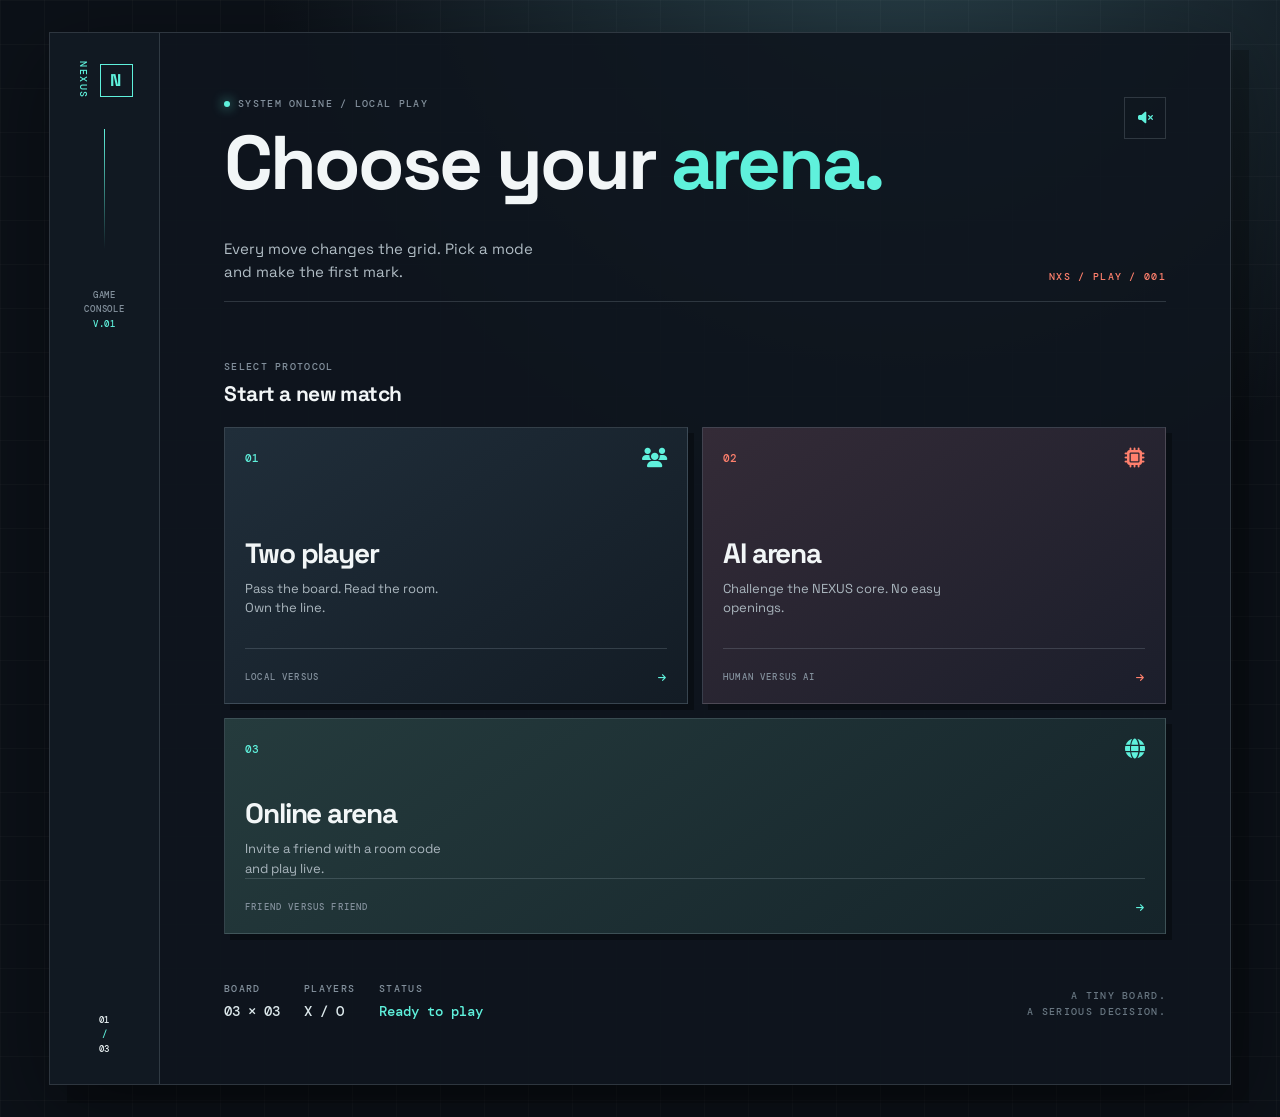
<file: index.html>
<!DOCTYPE html>
<html lang="en">
<head>
    <meta charset="UTF-8">
    <meta name="viewport" content="width=device-width, initial-scale=1.0">
    <title>NEXUS // Game Dashboard</title>
    <link rel="stylesheet" href="https://cdnjs.cloudflare.com/ajax/libs/font-awesome/6.5.1/css/all.min.css">
    <link rel="stylesheet" href="./assests/css/style.css">
    <link rel="stylesheet" href="./assests/css/loading-spiner.css">
    <link rel="stylesheet" href="./assests/css/confetti.css">
</head>
<body>
    <div class="loading-overlay" aria-label="Loading NEXUS dashboard">
        <div class="loading-spinner"></div>
        <h3>Booting NEXUS<span>...</span></h3>
    </div>
    
    <div id="confetti-container"></div>
    
    <main class="dashboard-shell">
        <aside class="dashboard-rail">
            <div class="brand-lockup"><span class="brand-symbol">N</span><span>NEXUS</span></div>
            <div class="rail-line"></div>
            <p class="rail-label">Game<br>console<br><span>v.01</span></p>
            <div class="rail-index">01<br><span>/</span><br>03</div>
        </aside>

        <section class="dashboard-content">
            <header class="dashboard-header">
                <div>
                    <p class="section-kicker"><span class="live-dot"></span> System online / local play</p>
                    <h1 class="welcome-title">Choose your <em>arena.</em></h1>
                </div>
                <button id="mute" type="button" aria-label="Turn sound on" title="Toggle sound">
                    <i class="fa fa-volume-mute" aria-hidden="true"></i>
                </button>
            </header>

            <div class="dashboard-intro">
                <p>Every move changes the grid. Pick a mode and make the first mark.</p>
                <span class="intro-code">NXS / PLAY / 001</span>
            </div>

            <section class="mode-section" aria-labelledby="mode-heading">
                <div class="section-heading"><p class="section-kicker">Select protocol</p><h2 id="mode-heading">Start a new match</h2></div>
                <div class="mode-grid">
                    <a class="mode-card mode-human" href="twoPlayer.html">
                        <div class="mode-card-top"><span class="mode-number">01</span><i class="fa-solid fa-users" aria-hidden="true"></i></div>
                        <div><h3>Two player</h3><p>Pass the board. Read the room. Own the line.</p></div>
                        <div class="mode-card-footer"><span>Local versus</span><i class="fa-solid fa-arrow-right" aria-hidden="true"></i></div>
                    </a>
                    <a class="mode-card mode-ai" href="AIPlayer.html">
                        <div class="mode-card-top"><span class="mode-number">02</span><i class="fa-solid fa-microchip" aria-hidden="true"></i></div>
                        <div><h3>AI arena</h3><p>Challenge the NEXUS core. No easy openings.</p></div>
                        <div class="mode-card-footer"><span>Human versus AI</span><i class="fa-solid fa-arrow-right" aria-hidden="true"></i></div>
                    </a>
                    <a class="mode-card mode-online" href="OnlinePlayer.html">
                        <div class="mode-card-top"><span class="mode-number">03</span><i class="fa-solid fa-globe" aria-hidden="true"></i></div>
                        <div><h3>Online arena</h3><p>Invite a friend with a room code and play live.</p></div>
                        <div class="mode-card-footer"><span>Friend versus friend</span><i class="fa-solid fa-arrow-right" aria-hidden="true"></i></div>
                    </a>
                </div>
            </section>

            <section class="dashboard-footer" aria-label="Game information">
                <div class="data-block"><span class="data-label">Board</span><strong>03 × 03</strong></div>
                <div class="data-block"><span class="data-label">Players</span><strong>X / O</strong></div>
                <div class="data-block"><span class="data-label">Status</span><strong class="status-ready">Ready to play</strong></div>
                <p class="footer-note">A tiny board.<br>A serious decision.</p>
            </section>
        </section>
    </main>

    <script src="./assests/js/confetti.js"></script>
    <script src="./assests/js/script.js" defer></script>
</body>
</html>
</file>
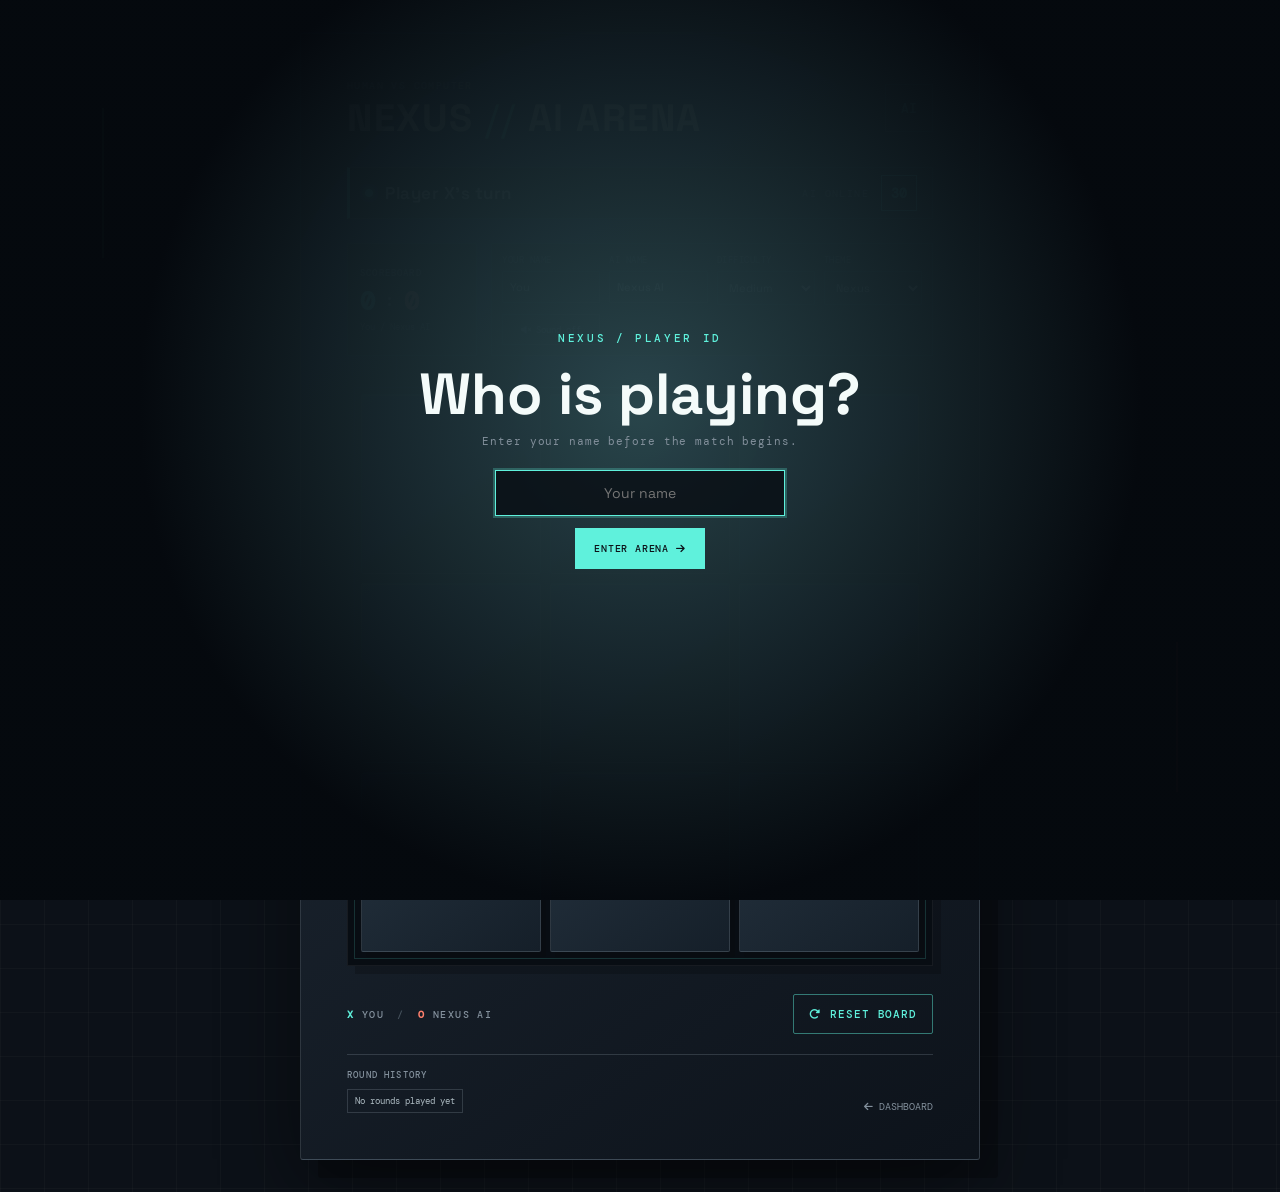
<file: AIPlayer.html>
<!DOCTYPE html>
<html lang="en">
<head>
	<meta charset="UTF-8">
	<meta name="viewport" content="width=device-width, initial-scale=1.0">
	<title>NEXUS // AI Arena</title>
	<link rel="stylesheet" href="https://cdnjs.cloudflare.com/ajax/libs/font-awesome/6.5.1/css/all.min.css">
	<link rel="stylesheet" href="./assests/css/style.css">
	<link rel="stylesheet" href="./assests/css/loading-spiner.css">
	<link rel="stylesheet" href="./assests/css/confetti.css">
	<link rel="stylesheet" href="./assests/css/game.css">
</head>
<body aria-busy="true">
	<div class="loading-overlay">
		<div class="loader-mark" aria-hidden="true"><span></span><span></span><span></span></div>
		<div><p class="loader-name">NEXUS</p><h3>Connecting to AI<span class="loading-dots">...</span></h3></div>
	</div>
	<div id="confetti-container"></div>
	<section class="full-result-screen" id="full-result-screen" aria-live="assertive" aria-hidden="true">
		<div class="result-scanline"></div>
		<span class="full-result-kicker">NEXUS / AI MATCH REPORT</span>
		<div class="full-result-mark">*</div>
		<h2 id="full-result-title">YOU WIN</h2>
		<p id="full-result-detail">Nexus core defeated</p>
		<div class="next-round-line"><span></span> NEXT ROUND INITIALIZING <span></span></div>
	</section>
	<section class="name-gate" id="name-gate" aria-modal="true" role="dialog">
		<span class="full-result-kicker">NEXUS / PLAYER ID</span>
		<h2>Who is playing?</h2>
		<p>Enter your name before the match begins.</p>
		<input id="start-name" maxlength="16" placeholder="Your name" autocomplete="name">
		<button id="start-match" type="button">Enter arena <i class="fa-solid fa-arrow-right" aria-hidden="true"></i></button>
	</section>

	<main class="game-box ai-mode">
		<header class="game-header">
			<div><p class="eyebrow">Human vs computer</p><h1>NEXUS <span>//</span> AI ARENA</h1></div>
			<div class="round-mark" aria-label="Artificial intelligence mode">AI</div>
		</header>
		<div class="game-status">
			<span class="status-dot" aria-hidden="true"></span>
			<div class="message"><p>Player X's turn</p></div>
			<span class="status-label">AI online</span>
			<span class="turn-timer" id="turn-timer" aria-label="Turn time remaining">30</span>
		</div>
		<section class="result-overlay" id="result-overlay" aria-live="assertive" aria-hidden="true">
			<span class="result-kicker">Round complete</span>
			<h2 id="result-title">YOU WIN</h2>
			<p id="result-detail">New round loading...</p>
		</section>
		<section class="match-tools" aria-label="Match controls">
			<div class="score-card"><span class="tool-label">Scoreboard</span><div class="score-row"><strong id="score-x">0</strong><span>:</span><strong id="score-o">0</strong></div><small><span id="score-name-x">You</span> / <span id="score-name-o">Nexus AI</span></small></div>
			<div class="settings-grid">
				<label>Your name<input id="player-x" type="text" maxlength="16" value="You"></label>
				<label>AI name<input id="player-o" type="text" maxlength="16" value="Nexus AI"></label>
				<label>Difficulty<select id="difficulty"><option value="easy">Easy</option><option value="medium" selected>Medium</option><option value="hard">Impossible</option></select></label>
				<label>Theme<select id="theme"><option value="nexus">Nexus</option><option value="ember">Ember</option><option value="ice">Ice</option></select></label>
				<button id="sound-toggle" class="tool-button" type="button" aria-pressed="false"><i class="fa-solid fa-volume-xmark" aria-hidden="true"></i> Sound off</button>
			</div>
		</section>
		<section class="board-shell" aria-label="Tic tac toe board">
			<div class="board-corner board-corner-top" aria-hidden="true"></div>
			<div class="tictactoe">
				<button class="cell" aria-label="Top left"></button><button class="cell" aria-label="Top center"></button><button class="cell" aria-label="Top right"></button>
				<button class="cell" aria-label="Middle left"></button><button class="cell" aria-label="Center"></button><button class="cell" aria-label="Middle right"></button>
				<button class="cell" aria-label="Bottom left"></button><button class="cell" aria-label="Bottom center"></button><button class="cell" aria-label="Bottom right"></button>
			</div>
			<div class="board-corner board-corner-bottom" aria-hidden="true"></div>
		</section>
		<footer class="game-footer">
			<p><span class="key-symbol">X</span> you <span class="footer-divider">/</span> <span class="key-symbol key-o">O</span> nexus AI</p>
			<button id="reset" type="button"><i class="fa-solid fa-rotate-right" aria-hidden="true"></i> Reset board</button>
		</footer>
		<section class="history-panel"><div><p class="tool-label">Round history</p><ul id="history"><li>No rounds played yet</li></ul></div><a class="back-link" href="index.html"><i class="fa-solid fa-arrow-left" aria-hidden="true"></i> Dashboard</a></section>
	</main>

	<script src="./assests/js/confetti.js"></script>
	<script src="./assests/js/ai-game.js"></script>
	<script>
		window.addEventListener('load', function () {
			window.setTimeout(function () {
				document.body.classList.add('loaded');
				document.body.setAttribute('aria-busy', 'false');
			}, 650);
		});
		new AIPlayer();
	</script>
</html>
</file>
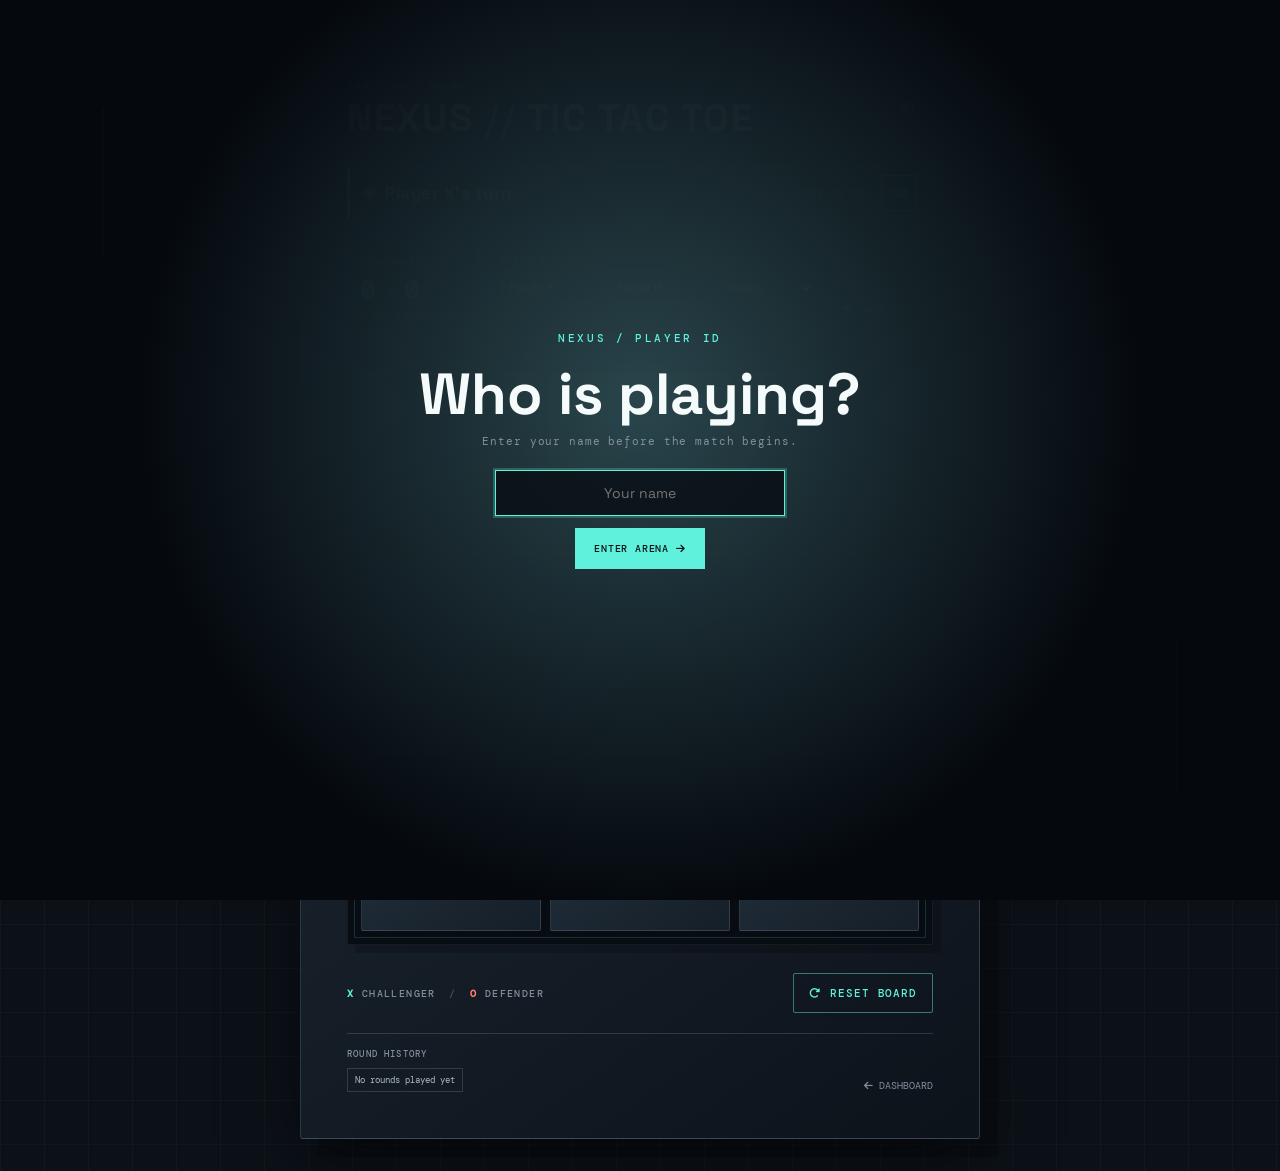
<file: twoPlayer.html>
<!DOCTYPE html>
<html lang="en">
<head>
    <meta charset="UTF-8">
    <meta name="viewport" content="width=device-width, initial-scale=1.0">
    <title>NEXUS // Tic Tac Toe</title>
    <link rel="stylesheet" href="https://cdnjs.cloudflare.com/ajax/libs/font-awesome/6.5.1/css/all.min.css">
    <link rel="stylesheet" href="./assests/css/style.css">
    <link rel="stylesheet" href="./assests/css/loading-spiner.css">
    <link rel="stylesheet" href="./assests/css/confetti.css">
    <link rel="stylesheet" href="./assests/css/game.css">
</head>
<body aria-busy="true">
    <div class="loading-overlay">
        <div class="loader-mark" aria-hidden="true"><span></span><span></span><span></span></div>
        <div>
            <p class="loader-name">NEXUS</p>
            <h3>Calibrating board<span class="loading-dots">...</span></h3>
        </div>
    </div>
    
    <div id="confetti-container"></div>
    <section class="full-result-screen" id="full-result-screen" aria-live="assertive" aria-hidden="true">
        <div class="result-scanline"></div>
        <span class="full-result-kicker">NEXUS / MATCH REPORT</span>
        <div class="full-result-mark">*</div>
        <h2 id="full-result-title">PLAYER X WINS</h2>
        <p id="full-result-detail">Victory confirmed</p>
        <div class="next-round-line"><span></span> NEXT ROUND INITIALIZING <span></span></div>
    </section>
    <section class="name-gate" id="name-gate" aria-modal="true" role="dialog">
        <span class="full-result-kicker">NEXUS / PLAYER ID</span>
        <h2>Who is playing?</h2>
        <p>Enter your name before the match begins.</p>
        <input id="start-name" maxlength="16" placeholder="Your name" autocomplete="name">
        <button id="start-match" type="button">Enter arena <i class="fa-solid fa-arrow-right" aria-hidden="true"></i></button>
    </section>

    <main class="game-box">
        <header class="game-header">
            <div>
                <p class="eyebrow">Two player arena</p>
                <h1>NEXUS <span>//</span> TIC TAC TOE</h1>
            </div>
            <div class="round-mark" aria-label="Round one">01</div>
        </header>

        <div class="game-status">
            <span class="status-dot" aria-hidden="true"></span>
            <div class="message">
                <p>Player X's turn</p>
            </div>
            <span class="status-label">Live match</span>
            <span class="turn-timer" id="turn-timer" aria-label="Turn time remaining">30</span>
        </div>
        <section class="result-overlay" id="result-overlay" aria-live="assertive" aria-hidden="true">
            <span class="result-kicker">Round complete</span>
            <h2 id="result-title">PLAYER X WINS</h2>
            <p id="result-detail">New round loading...</p>
        </section>

        <section class="match-tools" aria-label="Match controls">
            <div class="score-card"><span class="tool-label">Scoreboard</span><div class="score-row"><strong id="score-x">0</strong><span>:</span><strong id="score-o">0</strong></div><small><span id="score-name-x">Player X</span> / <span id="score-name-o">Player O</span></small></div>
            <div class="settings-grid">
                <label>Player X<input id="player-x" type="text" maxlength="16" value="Player X"></label>
                <label>Player O<input id="player-o" type="text" maxlength="16" value="Player O"></label>
                <label>Theme<select id="theme"><option value="nexus">Nexus</option><option value="ember">Ember</option><option value="ice">Ice</option></select></label>
                <button id="sound-toggle" class="tool-button" type="button" aria-pressed="false"><i class="fa-solid fa-volume-xmark" aria-hidden="true"></i> Sound off</button>
            </div>
        </section>

        <section class="board-shell" aria-label="Tic tac toe board">
            <div class="board-corner board-corner-top" aria-hidden="true"></div>
            <div class="tictactoe">
                <button class="cell" aria-label="Top left"></button>
                <button class="cell" aria-label="Top center"></button>
                <button class="cell" aria-label="Top right"></button>
                <button class="cell" aria-label="Middle left"></button>
                <button class="cell" aria-label="Center"></button>
                <button class="cell" aria-label="Middle right"></button>
                <button class="cell" aria-label="Bottom left"></button>
                <button class="cell" aria-label="Bottom center"></button>
                <button class="cell" aria-label="Bottom right"></button>
            </div>
            <div class="board-corner board-corner-bottom" aria-hidden="true"></div>
        </section>

        <footer class="game-footer">
            <p><span class="key-symbol">X</span> challenger <span class="footer-divider">/</span> <span class="key-symbol key-o">O</span> defender</p>
            <button id="reset" type="button"><i class="fa-solid fa-rotate-right" aria-hidden="true"></i> Reset board</button>
        </footer>
        <section class="history-panel"><div><p class="tool-label">Round history</p><ul id="history"><li>No rounds played yet</li></ul></div><a class="back-link" href="index.html"><i class="fa-solid fa-arrow-left" aria-hidden="true"></i> Dashboard</a></section>
    </main>
    
</body>
<script src="./assests/js/confetti.js"></script>
<script src="./assests/js/game.js"></script>
<script>
        window.addEventListener("load", function () {
            window.setTimeout(function () {
                document.body.classList.add("loaded");
                document.body.setAttribute("aria-busy", "false");
            }, 650);
        });
        new TwoPlayer();
    </script>
</html>
</file>
<file: assests/css/style.css>
@import url('https://fonts.googleapis.com/css2?family=DM+Mono:wght@400;500&family=Space+Grotesk:wght@400;500;600;700&display=swap');

body {
    --ink: #0c1118;
    --panel: #151d27;
    --line: rgba(202, 218, 230, .17);
    --muted: #83909c;
    --cyan: #5ff1dc;
    --coral: #ff806d;
    min-height: 100vh;
    margin: 0;
    box-sizing: border-box;
    overflow-x: hidden;
    color: #f2f6f7;
    background: var(--ink);
    background-image: linear-gradient(rgba(255,255,255,.025) 1px, transparent 1px), linear-gradient(90deg, rgba(255,255,255,.025) 1px, transparent 1px), radial-gradient(circle at 70% -10%, #29414a 0, transparent 42%);
    background-size: 44px 44px, 44px 44px, auto;
    font-family: 'Space Grotesk', sans-serif;
}

body.loaded .loading-overlay {
    display: none;
}

.dashboard-shell { display: grid; grid-template-columns: 110px minmax(0, 1fr); width: min(1180px, calc(100% - 64px)); min-height: min(760px, calc(100vh - 64px)); margin: 32px auto; border: 1px solid var(--line); background: rgba(15, 22, 30, .9); box-shadow: 18px 18px 0 rgba(0,0,0,.22), 0 25px 80px rgba(0,0,0,.4); animation: dashboard-in .7s cubic-bezier(.2,.8,.2,1) both; }
@keyframes dashboard-in { from { opacity: 0; transform: translateY(20px) perspective(900px) rotateX(4deg); } to { opacity: 1; transform: translateY(0) perspective(900px) rotateX(0); } }
.dashboard-rail { display: flex; flex-direction: column; align-items: center; padding: 28px 15px; border-right: 1px solid var(--line); background: #111922; }
.brand-lockup { display: flex; flex-direction: column; align-items: center; gap: 10px; color: var(--cyan); font: 500 10px 'DM Mono', monospace; letter-spacing: .16em; writing-mode: vertical-rl; }
.brand-symbol { display: grid; width: 31px; height: 31px; place-items: center; border: 1px solid var(--cyan); color: var(--cyan); font: 700 17px 'Space Grotesk', sans-serif; writing-mode: horizontal-tb; }
.rail-line { width: 1px; height: 120px; margin: 30px 0; background: linear-gradient(var(--cyan), transparent); }
.rail-label, .rail-index { color: var(--muted); font: 500 9px 'DM Mono', monospace; letter-spacing: .1em; line-height: 1.6; text-align: center; text-transform: uppercase; }
.rail-label span, .rail-index span { color: var(--cyan); }
.rail-index { margin-top: auto; color: #e8f0f2; }
.dashboard-content { display: flex; flex-direction: column; padding: clamp(26px, 5vw, 68px); }
.dashboard-header, .dashboard-intro, .dashboard-footer { display: flex; align-items: flex-start; justify-content: space-between; gap: 24px; }
.section-kicker, .intro-code, .data-label, .mode-card-footer, .footer-note { margin: 0; color: var(--muted); font: 500 10px 'DM Mono', monospace; letter-spacing: .13em; text-transform: uppercase; }
.section-kicker { display: flex; align-items: center; gap: 8px; }
.live-dot { width: 6px; height: 6px; border-radius: 50%; background: var(--cyan); box-shadow: 0 0 12px var(--cyan); }
.welcome-title { margin: 18px 0 0; color: #f2f6f7; font-size: clamp(38px, 6vw, 76px); line-height: .93; letter-spacing: -.04em; }
.welcome-title em { color: var(--cyan); font-style: normal; }
#mute { display: grid; width: 42px; height: 42px; flex: 0 0 auto; place-items: center; border: 1px solid var(--line); color: var(--cyan); background: transparent; cursor: pointer; transition: background .2s, color .2s; }
#mute:hover, #mute:focus-visible { color: var(--ink); background: var(--cyan); outline: none; }
.dashboard-intro { align-items: flex-end; margin: 38px 0 58px; padding-bottom: 18px; border-bottom: 1px solid var(--line); }
.dashboard-intro > p { max-width: 340px; margin: 0; color: #b1bdc5; font-size: 15px; line-height: 1.55; }
.intro-code { color: var(--coral); }
.section-heading { margin-bottom: 20px; }
.section-heading h2 { margin: 7px 0 0; color: #f2f6f7; font-size: 21px; letter-spacing: -.02em; }
.mode-grid { display: grid; grid-template-columns: repeat(2, minmax(0, 1fr)); gap: 14px; }
.mode-card { display: flex; min-height: 235px; flex-direction: column; justify-content: space-between; padding: 20px; border: 1px solid var(--line); color: #f2f6f7; text-decoration: none; background: linear-gradient(145deg, #202e3a, #131c25); box-shadow: 6px 6px 0 #090e14; transition: transform .2s, border-color .2s, box-shadow .2s; }
.mode-card:hover, .mode-card:focus-visible { transform: translate(-4px, -4px); outline: none; box-shadow: 10px 10px 0 #090e14, 0 0 32px rgba(95,241,220,.11); }
.mode-ai { background: linear-gradient(145deg, #342b37, #1b1e2b); }
.mode-human:hover, .mode-human:focus-visible { border-color: var(--cyan); }
.mode-ai:hover, .mode-ai:focus-visible { border-color: var(--coral); }
.mode-online { grid-column: 1 / -1; min-height: 150px; background: linear-gradient(145deg, #253b3d, #15242a); }
.mode-online:hover, .mode-online:focus-visible { border-color: var(--cyan); }
.mode-card-top, .mode-card-footer { display: flex; align-items: center; justify-content: space-between; }
.mode-card-top { color: var(--cyan); font-size: 20px; }
.mode-ai .mode-card-top { color: var(--coral); }
.mode-number { font: 500 11px 'DM Mono', monospace; }
.mode-card h3 { margin: 36px 0 8px; font-size: 28px; letter-spacing: -.04em; }
.mode-card p { max-width: 220px; margin: 0; color: #aab6be; font-size: 13px; line-height: 1.5; }
.mode-card-footer { padding-top: 22px; border-top: 1px solid var(--line); font-size: 9px; }
.mode-card-footer i { color: var(--cyan); }
.mode-ai .mode-card-footer i { color: var(--coral); }
.dashboard-footer { align-items: flex-end; margin-top: auto; padding-top: 48px; }
.data-block { display: flex; flex-direction: column; gap: 7px; }
.data-block strong { color: #dce8eb; font: 500 14px 'DM Mono', monospace; }
.status-ready { color: var(--cyan) !important; }
.footer-note { margin-left: auto; color: #687681; line-height: 1.6; text-align: right; }

@media (max-width: 700px) { .dashboard-shell { grid-template-columns: 1fr; width: calc(100% - 24px); min-height: calc(100vh - 24px); margin: 12px auto; } .dashboard-rail { display: none; } .dashboard-content { padding: 28px 22px; } .dashboard-intro { margin: 32px 0 40px; } .dashboard-footer { gap: 14px; flex-wrap: wrap; } }
@media (max-width: 480px) { .dashboard-header { align-items: flex-start; } .welcome-title { font-size: clamp(38px, 13vw, 58px); } .dashboard-intro { align-items: flex-start; flex-direction: column; } .intro-code { margin-top: 2px; } .mode-grid { grid-template-columns: 1fr; } .mode-card { min-height: 190px; } .mode-card h3 { margin-top: 28px; } .footer-note { width: 100%; margin: 14px 0 0; text-align: left; } }
@media (prefers-reduced-motion: reduce) { *, *::before, *::after { animation-duration: .01ms !important; transition-duration: .01ms !important; } }
</file>
<file: assests/css/loading-spiner.css>
.loading-overlay {
    position: fixed;
    top: 0;
    left: 0;
    width: 100%;
    height: 100%;
    background: rgba(255, 255, 255, 0.8);
    display: flex;
    gap: 10px;
    justify-content: center;
    align-items: center;
    z-index: 9999;
}

.loading-spinner {
    border: 8px solid #f3f3f3;
    border-top: 8px solid #3498db;
    border-radius: 50%;
    width: 50px;
    height: 50px;
    animation: spin 1s linear infinite;
}

@keyframes spin {
    0% {
        transform: rotate(0deg);
    }

    100% {
        transform: rotate(360deg);
    }
}
</file>
<file: assests/css/confetti.css>
.confetti{
    top: 0;
    position: absolute;
    width: 10px;
    height: 10px;
    animation: confettiAnimation 3s linear infinite;
}

@keyframes confettiAnimation {
    0% {
        transform: translateY(-5vh) rotate(0deg) rotateY(0deg);
    }

    100% {
        transform: translateY(100vh) rotate(360deg) rotateY(720deg);
    }
}
</file>
<file: assests/css/game.css>
@import url('https://fonts.googleapis.com/css2?family=DM+Mono:wght@400;500&family=Space+Grotesk:wght@400;500;600;700&display=swap');

:root {
    --ink: #0c1118;
    --panel: #151d27;
    --panel-light: #1d2834;
    --line: rgba(202, 218, 230, .18);
    --muted: #82909d;
    --cyan: #5ff1dc;
    --coral: #ff806d;
    --gold: #e6c66a;
}

body {
    min-height: 100vh;
    height: auto;
    overflow-x: hidden;
    overflow-y: auto;
    padding: 32px 20px;
    box-sizing: border-box;
    color: #f2f6f7;
    background: #0c1118;
    background-image: linear-gradient(rgba(255,255,255,.025) 1px, transparent 1px), linear-gradient(90deg, rgba(255,255,255,.025) 1px, transparent 1px), radial-gradient(circle at 50% -20%, #29414a 0, transparent 46%);
    background-size: 44px 44px, 44px 44px, auto;
    font-family: 'Space Grotesk', sans-serif;
}

body::before,
body::after {
    position: fixed;
    z-index: -1;
    width: 2px;
    height: 150px;
    content: '';
    background: var(--cyan);
    opacity: .8;
}

body::before { top: 12%; left: 8%; }
body::after { right: 8%; bottom: 12%; background: var(--coral); }

.loading-overlay { display: flex; gap: 18px; color: #f2f6f7; background: #0c1118; }
body.loaded .loading-overlay { display: none; }
.full-result-screen { position: fixed; z-index: 20; inset: 0; display: grid; overflow: hidden; place-content: center; justify-items: center; padding: 30px; box-sizing: border-box; color: #f4fbfa; background: radial-gradient(circle at 50% 44%, rgba(42, 70, 76, .92), rgba(5, 9, 14, .98) 58%), #080d13; opacity: 0; pointer-events: none; transform: scale(1.08); transition: opacity .45s ease, transform .6s cubic-bezier(.2,.8,.2,1); }
.full-result-screen::before, .full-result-screen::after { position: absolute; inset: 9%; border: 1px solid rgba(95,241,220,.14); content: ''; transform: perspective(500px) rotateX(58deg) scale(1.5); }
.full-result-screen::after { inset: 0; border: 0; background: linear-gradient(90deg, transparent 49.8%, rgba(95,241,220,.08) 50%, transparent 50.2%), linear-gradient(transparent 49.8%, rgba(95,241,220,.08) 50%, transparent 50.2%); background-size: 90px 90px; transform: perspective(700px) rotateX(60deg) translateY(31%); animation: result-grid 3s linear infinite; }
.full-result-screen.is-visible { opacity: 1; pointer-events: auto; transform: scale(1); }
.name-gate { position: fixed; z-index: 30; inset: 0; display: grid; place-content: center; justify-items: center; gap: 12px; padding: 28px; box-sizing: border-box; color: #f4fbfa; background: radial-gradient(circle at 50% 45%, rgba(42,70,76,.98), rgba(5,9,14,.99) 62%); text-align: center; }
.name-gate h2 { margin: 10px 0 0; font-size: clamp(30px, 7vw, 58px); line-height: .95; }
.name-gate p { margin: 0 0 10px; color: var(--muted); font: 11px 'DM Mono', monospace; letter-spacing: .08em; }
.name-gate input { width: min(290px, 80vw); box-sizing: border-box; border: 1px solid var(--cyan); padding: 13px; color: #f4fbfa; background: rgba(8,13,19,.8); font: 14px 'Space Grotesk', sans-serif; text-align: center; }
.name-gate input:focus { outline: 2px solid rgba(95,241,220,.25); }
.name-gate button { border: 1px solid var(--cyan); padding: 13px 18px; color: var(--ink); background: var(--cyan); font: 500 10px 'DM Mono', monospace; letter-spacing: .08em; text-transform: uppercase; cursor: pointer; }
.name-gate button:hover { box-shadow: 0 0 24px rgba(95,241,220,.35); transform: translateY(-2px); }
.name-gate.is-hidden { opacity: 0; pointer-events: none; transition: opacity .35s ease; }
.result-scanline { position: absolute; top: -10%; width: 100%; height: 2px; background: var(--cyan); box-shadow: 0 0 24px 5px var(--cyan); opacity: .5; animation: result-scan 2.4s linear infinite; }
.full-result-kicker { position: relative; z-index: 1; color: var(--cyan); font: 500 11px 'DM Mono', monospace; letter-spacing: .24em; }
.full-result-mark { position: relative; z-index: 1; display: grid; width: 74px; height: 74px; margin: 28px 0 25px; border: 1px solid var(--cyan); place-items: center; color: var(--cyan); font-size: 28px; box-shadow: 0 0 32px rgba(95,241,220,.3), inset 0 0 18px rgba(95,241,220,.12); animation: result-mark 1.5s ease-in-out infinite alternate; }
.full-result-screen h2 { position: relative; z-index: 1; margin: 0; max-width: 90vw; color: #f4fbfa; font-size: clamp(42px, 10vw, 110px); line-height: .9; letter-spacing: .04em; text-align: center; text-shadow: 0 0 35px rgba(95,241,220,.4); }
.full-result-screen p { position: relative; z-index: 1; margin: 20px 0 40px; color: var(--muted); font: 12px 'DM Mono', monospace; letter-spacing: .16em; text-transform: uppercase; }
.next-round-line { position: relative; z-index: 1; display: flex; align-items: center; gap: 12px; color: var(--muted); font: 9px 'DM Mono', monospace; letter-spacing: .16em; }
.next-round-line span { display: block; width: 42px; height: 1px; background: var(--cyan); }
.full-result-screen.loss-state .full-result-mark, .full-result-screen.loss-state .next-round-line span { border-color: var(--coral); background: var(--coral); color: var(--coral); }
.full-result-screen.loss-state h2 { text-shadow: 0 0 35px rgba(255,128,109,.45); }
.full-result-screen.loss-state .full-result-kicker { color: var(--coral); }
.full-result-screen.draw-state .full-result-mark, .full-result-screen.draw-state .next-round-line span { border-color: var(--gold); background: var(--gold); color: var(--gold); }
.full-result-screen.draw-state h2 { text-shadow: 0 0 35px rgba(230,198,106,.4); }
.full-result-screen.draw-state .full-result-kicker { color: var(--gold); }
@keyframes result-grid { to { transform: perspective(700px) rotateX(60deg) translateY(38%); } }
@keyframes result-scan { to { top: 110%; } }
@keyframes result-mark { to { transform: rotate(45deg) scale(1.08); } }
.loader-mark { display: flex; gap: 5px; align-items: flex-end; height: 30px; }
.loader-mark span { display: block; width: 5px; height: 12px; background: var(--cyan); animation: loader-bars .75s ease-in-out infinite alternate; }
.loader-mark span:nth-child(2) { height: 24px; animation-delay: .16s; background: var(--coral); }
.loader-mark span:nth-child(3) { animation-delay: .32s; }
.loader-name { margin: 0 0 4px; color: var(--cyan); font: 500 11px 'DM Mono', monospace; letter-spacing: .18em; }
.loading-overlay h3 { margin: 0; font: 500 13px 'DM Mono', monospace; letter-spacing: .08em; text-transform: uppercase; }
.loading-dots { display: inline-block; width: 22px; overflow: hidden; animation: loading-dots 1.1s steps(4, end) infinite; }
@keyframes loader-bars { to { transform: translateY(-16px); opacity: .45; } }
@keyframes loading-dots { 0%, 25% { width: 0; } 50% { width: 8px; } 75%, 100% { width: 16px; } }

.game-box {
    position: relative;
    width: min(100%, 680px);
    box-sizing: border-box;
    margin: auto;
    padding: clamp(22px, 5vw, 46px);
    border: 1px solid var(--line);
    border-radius: 3px;
    background: linear-gradient(145deg, rgba(36, 48, 61, .97), rgba(13, 19, 27, .98));
    box-shadow: 18px 18px 0 rgba(0, 0, 0, .25), 0 25px 80px rgba(0, 0, 0, .45), inset 0 1px rgba(255,255,255,.09);
    animation: game-arrival .7s cubic-bezier(.2,.8,.2,1) both;
}

@keyframes game-arrival { from { opacity: 0; transform: perspective(900px) rotateX(8deg) translateY(24px) scale(.97); } to { opacity: 1; transform: perspective(900px) rotateX(0) translateY(0) scale(1); } }

.game-header, .game-status, .game-footer { display: flex; align-items: center; justify-content: space-between; }
.game-header { gap: 20px; margin-bottom: 30px; }
.eyebrow, .status-label, .game-footer p { margin: 0; color: var(--muted); font: 500 10px 'DM Mono', monospace; letter-spacing: .14em; text-transform: uppercase; }
h1 { margin: 7px 0 0; font-size: clamp(22px, 5vw, 38px); line-height: 1; letter-spacing: .04em; }
h1 span { color: var(--cyan); font-weight: 400; }
.round-mark { display: grid; width: 46px; height: 46px; place-items: center; border: 1px solid var(--line); color: var(--cyan); font: 500 13px 'DM Mono', monospace; }

.game-status { gap: 12px; min-height: 50px; margin-bottom: 24px; padding: 0 15px; border: 1px solid var(--line); border-left: 3px solid var(--cyan); background: rgba(8, 13, 19, .45); }
.status-dot { width: 8px; height: 8px; flex: 0 0 auto; border-radius: 50%; background: var(--cyan); box-shadow: 0 0 14px var(--cyan); }
.message { flex: 1; }
.message p { margin: 0; font-size: clamp(14px, 3vw, 17px); font-weight: 600; letter-spacing: .03em; }
.turn-timer { display: grid; width: 34px; height: 34px; flex: 0 0 auto; border: 1px solid var(--cyan); place-items: center; color: var(--cyan); font: 600 13px 'DM Mono', monospace; transition: color .2s, border-color .2s, box-shadow .2s; }
.turn-timer.warning { border-color: var(--coral); color: var(--coral); box-shadow: 0 0 14px rgba(255,128,109,.35); animation: timer-warning .6s ease-in-out infinite alternate; }
@keyframes timer-warning { to { transform: scale(1.08); } }

.result-overlay { position: absolute; z-index: 5; top: 50%; left: 50%; display: grid; width: min(82%, 390px); box-sizing: border-box; padding: 25px 20px 27px; border: 1px solid var(--cyan); place-items: center; text-align: center; opacity: 0; pointer-events: none; transform: translate(-50%, -42%) perspective(700px) rotateX(15deg) scale(.82); background: linear-gradient(145deg, rgba(35, 53, 63, .98), rgba(9, 15, 22, .98)); box-shadow: 10px 10px 0 #05090d, 0 0 45px rgba(95,241,220,.2), inset 0 1px rgba(255,255,255,.16); transition: opacity .3s ease, transform .45s cubic-bezier(.2,1.3,.4,1); }
.result-overlay::before, .result-overlay::after { position: absolute; width: 13px; height: 13px; border-color: var(--cyan); content: ''; }
.result-overlay::before { top: -1px; left: -1px; border-top: 3px solid; border-left: 3px solid; }
.result-overlay::after { right: -1px; bottom: -1px; border-right: 3px solid; border-bottom: 3px solid; }
.result-overlay.is-visible { opacity: 1; transform: translate(-50%, -50%) perspective(700px) rotateX(0) scale(1); }
.result-kicker { color: var(--cyan); font: 500 10px 'DM Mono', monospace; letter-spacing: .2em; text-transform: uppercase; }
.result-overlay h2 { margin: 10px 0 7px; color: #f4fbfa; font-size: clamp(25px, 6vw, 42px); line-height: 1; letter-spacing: .04em; text-shadow: 0 0 22px rgba(95,241,220,.4); }
.result-overlay p { margin: 0; color: var(--muted); font: 10px 'DM Mono', monospace; letter-spacing: .08em; text-transform: uppercase; }
.game-won .result-overlay { border-color: var(--coral); box-shadow: 10px 10px 0 #05090d, 0 0 45px rgba(255,128,109,.23), inset 0 1px rgba(255,255,255,.16); }
.game-won .result-overlay::before, .game-won .result-overlay::after { border-color: var(--coral); }
.game-won .result-kicker { color: var(--coral); }
.game-won .result-overlay h2 { text-shadow: 0 0 22px rgba(255,128,109,.45); }
.game-draw .result-overlay { border-color: var(--gold); }
.game-draw .result-overlay::before, .game-draw .result-overlay::after, .game-draw .result-kicker { border-color: var(--gold); color: var(--gold); }
.game-draw .result-overlay h2 { text-shadow: 0 0 22px rgba(230,198,106,.4); }

.match-tools { display: grid; grid-template-columns: 130px 1fr; gap: 14px; margin-bottom: 24px; }
.score-card, .settings-grid { border: 1px solid var(--line); background: rgba(8, 13, 19, .42); }
.score-card { display: flex; flex-direction: column; justify-content: center; padding: 12px; }
.tool-label { margin: 0; color: var(--muted); font: 500 9px 'DM Mono', monospace; letter-spacing: .13em; text-transform: uppercase; }
.score-row { display: flex; align-items: center; gap: 10px; margin: 6px 0 3px; color: var(--muted); font: 500 15px 'DM Mono', monospace; }
.score-row strong { color: var(--cyan); font-size: 25px; }
.score-row strong:last-of-type { color: var(--coral); }
.score-card small { overflow: hidden; color: var(--muted); font: 9px 'DM Mono', monospace; text-overflow: ellipsis; white-space: nowrap; }
.settings-grid { display: grid; grid-template-columns: repeat(4, minmax(0, 1fr)); gap: 9px; padding: 10px; }
.settings-grid label { display: flex; min-width: 0; flex-direction: column; gap: 5px; color: var(--muted); font: 9px 'DM Mono', monospace; letter-spacing: .06em; text-transform: uppercase; }
.settings-grid input, .settings-grid select { width: 100%; box-sizing: border-box; border: 1px solid var(--line); border-radius: 1px; padding: 8px 7px; color: #edf6f5; background: #111a23; font: 11px 'Space Grotesk', sans-serif; }
.settings-grid input:focus, .settings-grid select:focus { border-color: var(--cyan); outline: none; }
.tool-button { align-self: end; min-height: 31px; border: 1px solid var(--line); color: var(--muted); background: transparent; font: 9px 'DM Mono', monospace; cursor: pointer; }
.tool-button[aria-pressed="true"] { border-color: var(--cyan); color: var(--cyan); }
.history-panel { display: flex; align-items: flex-end; justify-content: space-between; gap: 20px; margin-top: 20px; padding-top: 14px; border-top: 1px solid var(--line); }
.online-connect { display: grid; grid-template-columns: 1fr auto 1fr; gap: 9px; margin-bottom: 14px; }
.online-connect label { display: flex; flex-direction: column; gap: 5px; color: var(--muted); font: 9px 'DM Mono', monospace; letter-spacing: .06em; text-transform: uppercase; }
.online-connect input { box-sizing: border-box; min-width: 0; border: 1px solid var(--line); padding: 10px 9px; color: #edf6f5; background: #111a23; font: 11px 'Space Grotesk', sans-serif; }
.online-connect input:focus { border-color: var(--cyan); outline: none; }
.online-action { align-self: end; min-height: 35px; border: 1px solid var(--cyan); color: var(--cyan); background: transparent; font: 500 10px 'DM Mono', monospace; letter-spacing: .06em; text-transform: uppercase; cursor: pointer; }
.online-action:hover, .online-action:focus-visible { color: var(--ink); background: var(--cyan); outline: none; }
.room-join { display: grid; grid-template-columns: 1fr auto; gap: 6px; align-self: end; }
.room-display { display: flex; align-items: center; gap: 12px; margin-bottom: 14px; padding: 9px 12px; border: 1px solid rgba(95,241,220,.35); color: var(--muted); font: 9px 'DM Mono', monospace; letter-spacing: .1em; text-transform: uppercase; }
.room-display strong { color: var(--cyan); font-size: 15px; letter-spacing: .2em; }
.room-display button { display: inline-flex; align-items: center; gap: 6px; margin-left: auto; border: 1px solid var(--line); padding: 7px 9px; color: var(--cyan); background: transparent; font: 9px 'DM Mono', monospace; text-transform: uppercase; cursor: pointer; }
.room-display button:hover, .room-display button:focus-visible { border-color: var(--cyan); color: var(--ink); background: var(--cyan); outline: none; }
.online-mode .board-shell { margin-top: 2px; }
.online-scorebar { display: flex; align-items: center; justify-content: space-between; gap: 12px; margin-bottom: 14px; padding: 9px 12px; border: 1px solid var(--line); color: var(--muted); background: rgba(8,13,19,.42); font: 9px 'DM Mono', monospace; letter-spacing: .08em; text-transform: uppercase; }
.online-scorebar strong, .online-scorebar b { color: var(--cyan); font-size: 14px; }
.online-scorebar b:nth-of-type(2) { color: var(--coral); }
.online-scorebar b:nth-of-type(3) { color: var(--gold); }
.online-scorebar i { color: #52616c; font-style: normal; }
.online-sound { border: 1px solid var(--line); padding: 6px 8px; color: var(--muted); background: transparent; font: 9px 'DM Mono', monospace; cursor: pointer; }
.online-sound[aria-pressed="true"] { border-color: var(--cyan); color: var(--cyan); }
.online-theme { display: inline-flex; align-items: center; gap: 5px; color: var(--muted); font: 9px 'DM Mono', monospace; }
.online-theme select { border: 1px solid var(--line); padding: 5px; color: #edf6f5; background: #111a23; font: 9px 'DM Mono', monospace; }
#history { display: flex; flex-wrap: wrap; gap: 6px; margin: 8px 0 0; padding: 0; list-style: none; }
#history li { padding: 5px 7px; border: 1px solid var(--line); color: #aebcc3; font: 9px 'DM Mono', monospace; }
.back-link { color: var(--muted); font: 10px 'DM Mono', monospace; text-decoration: none; text-transform: uppercase; white-space: nowrap; }
.back-link:hover { color: var(--cyan); }
[data-theme="ember"] { --cyan: #ffb35c; --coral: #ff657d; }
[data-theme="ice"] { --cyan: #91d9ff; --coral: #c3a4ff; }
[data-theme="ember"] body, [data-theme="ice"] body { background-image: linear-gradient(rgba(255,255,255,.025) 1px, transparent 1px), linear-gradient(90deg, rgba(255,255,255,.025) 1px, transparent 1px), radial-gradient(circle at 50% -20%, #49352c 0, transparent 46%); }

.board-shell { position: relative; padding: 14px; background: #080d13; box-shadow: inset 0 0 0 1px rgba(255,255,255,.06), 8px 8px 0 rgba(0,0,0,.2); }
.board-shell::before { position: absolute; inset: 7px; border: 1px solid rgba(95,241,220,.16); content: ''; pointer-events: none; }
.tictactoe { position: relative; display: grid; grid-template-columns: repeat(3, 1fr); gap: 9px; width: 100%; aspect-ratio: 1; }
.cell { min-width: 0; border: 1px solid rgba(255,255,255,.1); border-radius: 2px; color: #eaf4f4; background: linear-gradient(145deg, #263441, #151f29); box-shadow: 5px 5px 0 #080c11, inset 0 1px rgba(255,255,255,.08); font: 600 clamp(52px, 14vw, 100px) 'Space Grotesk', sans-serif; line-height: 1; cursor: pointer; transition: transform .16s ease, border-color .16s ease, box-shadow .16s ease; }
.cell:hover, .cell:focus-visible { border-color: var(--cyan); outline: none; transform: translate(-2px, -2px); box-shadow: 7px 7px 0 #080c11, 0 0 22px rgba(95,241,220,.15); }
.cell:active { transform: translate(2px, 2px); box-shadow: 2px 2px 0 #080c11; }
.cell.x { color: var(--cyan); text-shadow: 0 0 24px rgba(95,241,220,.6); }
.cell.o { color: var(--coral); text-shadow: 0 0 24px rgba(255,128,109,.6); }
.cell-placed { animation: piece-drop .32s cubic-bezier(.2,1.5,.5,1) both; }
.cell.winner { border-color: currentColor; animation: winner-pulse .75s ease-in-out infinite alternate; }
.game-won .game-status { border-left-color: var(--coral); }
.game-won .status-dot { background: var(--coral); box-shadow: 0 0 14px var(--coral); }
.game-draw .game-status { border-left-color: #e6c66a; }
.game-draw .status-dot { background: #e6c66a; box-shadow: 0 0 14px #e6c66a; }
@keyframes piece-drop { from { opacity: 0; transform: scale(.35) rotate(-12deg); } to { opacity: 1; transform: scale(1) rotate(0); } }
@keyframes winner-pulse { from { transform: translate(-1px, -1px); box-shadow: 6px 6px 0 #080c11, 0 0 12px currentColor; } to { transform: translate(-3px, -3px); box-shadow: 9px 9px 0 #080c11, 0 0 28px currentColor; } }

.game-footer { gap: 18px; margin-top: 28px; }
.key-symbol { color: var(--cyan); font-weight: 600; }
.key-o { color: var(--coral); }
.footer-divider { padding: 0 6px; color: #46525d; }
#reset { display: inline-flex; align-items: center; gap: 9px; padding: 12px 15px; border: 1px solid rgba(95,241,220,.45); border-radius: 2px; color: var(--cyan); background: transparent; font: 500 11px 'DM Mono', monospace; letter-spacing: .08em; text-transform: uppercase; cursor: pointer; transition: background .2s ease, color .2s ease; }
#reset:hover, #reset:focus-visible { color: var(--ink); background: var(--cyan); outline: none; }

@media (max-width: 480px) {
    body { padding: 16px 12px; }
    .game-box { box-shadow: 8px 8px 0 rgba(0,0,0,.25), 0 20px 50px rgba(0,0,0,.4); }
    .game-header { margin-bottom: 24px; }
    .status-label { display: none; }
    .game-footer { align-items: flex-start; flex-direction: column; }
    #reset { width: 100%; justify-content: center; }
    .match-tools { grid-template-columns: 1fr; }
    .settings-grid { grid-template-columns: repeat(2, minmax(0, 1fr)); }
    .settings-grid .tool-button { width: 100%; }
    .history-panel { align-items: flex-start; flex-direction: column; }
    .online-connect { grid-template-columns: 1fr 1fr; }
    .online-connect label { grid-column: 1 / -1; }
    .online-connect .room-join { grid-column: 1 / -1; }
    .online-scorebar { align-items: flex-start; flex-wrap: wrap; }
    .online-sound { margin-left: auto; }
}
</file>
